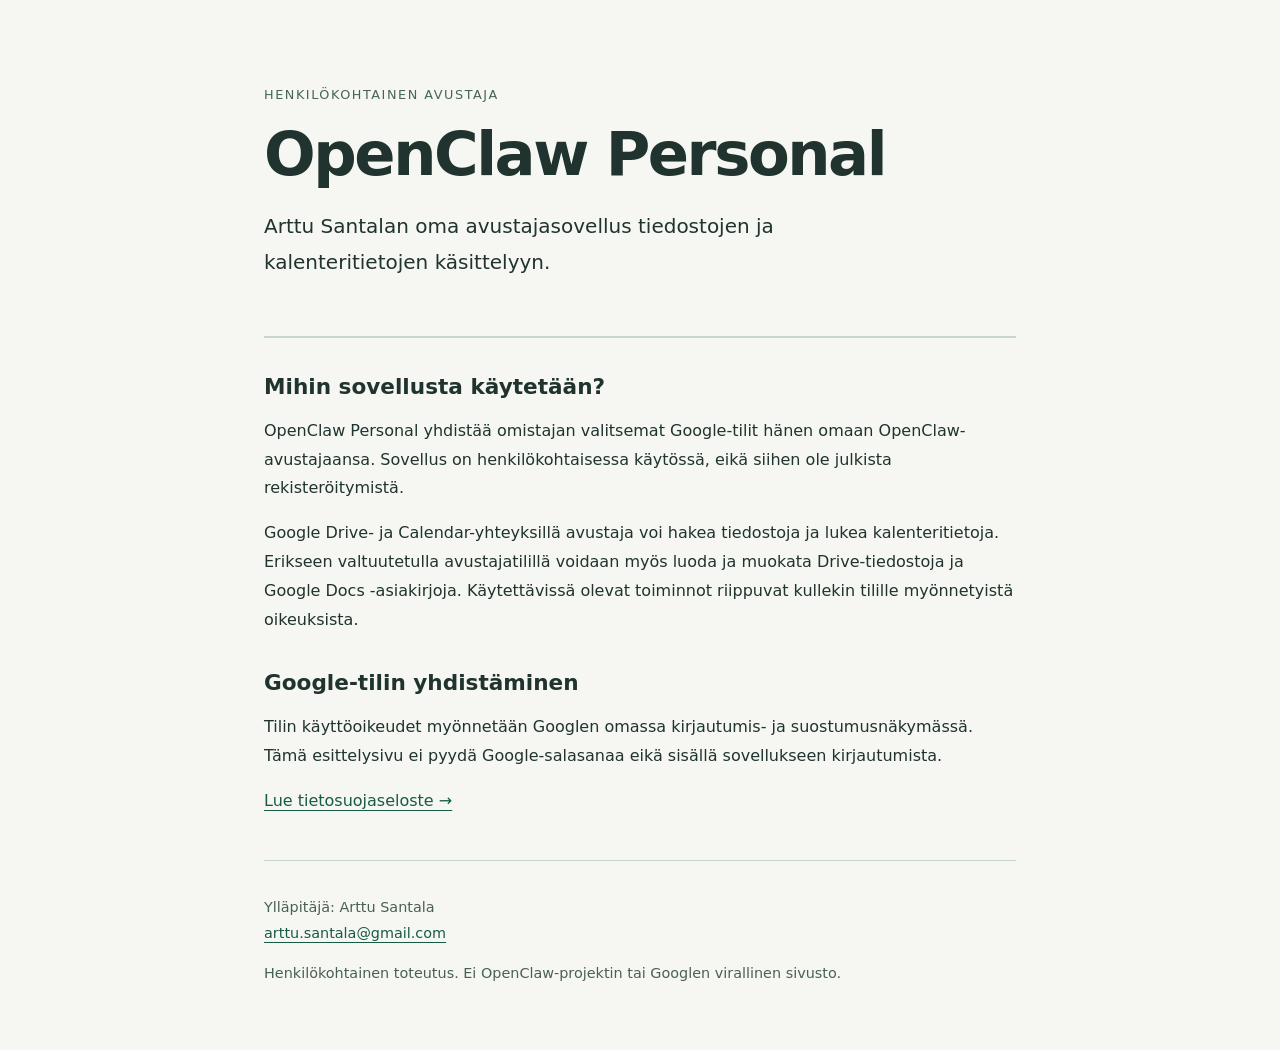
<file: index.html>
<!doctype html>
<html lang="fi"><head><meta charset="utf-8"><meta name="viewport" content="width=device-width,initial-scale=1"><title>OpenClaw Personal</title><link rel="stylesheet" href="style.css"><meta name="description" content="OpenClaw Personal on Arttu Santalan henkilökohtaiseen käyttöön tarkoitettu avustajasovellus."></head>
<body><main><header><span class="label">Henkilökohtainen avustaja</span><h1>OpenClaw Personal</h1><p class="intro">Arttu Santalan oma avustajasovellus tiedostojen ja kalenteritietojen käsittelyyn.</p></header>
<section><h2>Mihin sovellusta käytetään?</h2><p>OpenClaw Personal yhdistää omistajan valitsemat Google-tilit hänen omaan OpenClaw-avustajaansa. Sovellus on henkilökohtaisessa käytössä, eikä siihen ole julkista rekisteröitymistä.</p>
<p>Google Drive- ja Calendar-yhteyksillä avustaja voi hakea tiedostoja ja lukea kalenteritietoja. Erikseen valtuutetulla avustajatilillä voidaan myös luoda ja muokata Drive-tiedostoja ja Google Docs -asiakirjoja. Käytettävissä olevat toiminnot riippuvat kullekin tilille myönnetyistä oikeuksista.</p></section>
<section><h2>Google-tilin yhdistäminen</h2><p>Tilin käyttöoikeudet myönnetään Googlen omassa kirjautumis- ja suostumusnäkymässä. Tämä esittelysivu ei pyydä Google-salasanaa eikä sisällä sovellukseen kirjautumista.</p><p><a href="privacy.html">Lue tietosuojaseloste →</a></p></section>
<footer><p>Ylläpitäjä: Arttu Santala<br><a href="mailto:arttu.santala@gmail.com">arttu.santala@gmail.com</a></p><p>Henkilökohtainen toteutus. Ei OpenClaw-projektin tai Googlen virallinen sivusto.</p></footer></main></body></html>
</file>
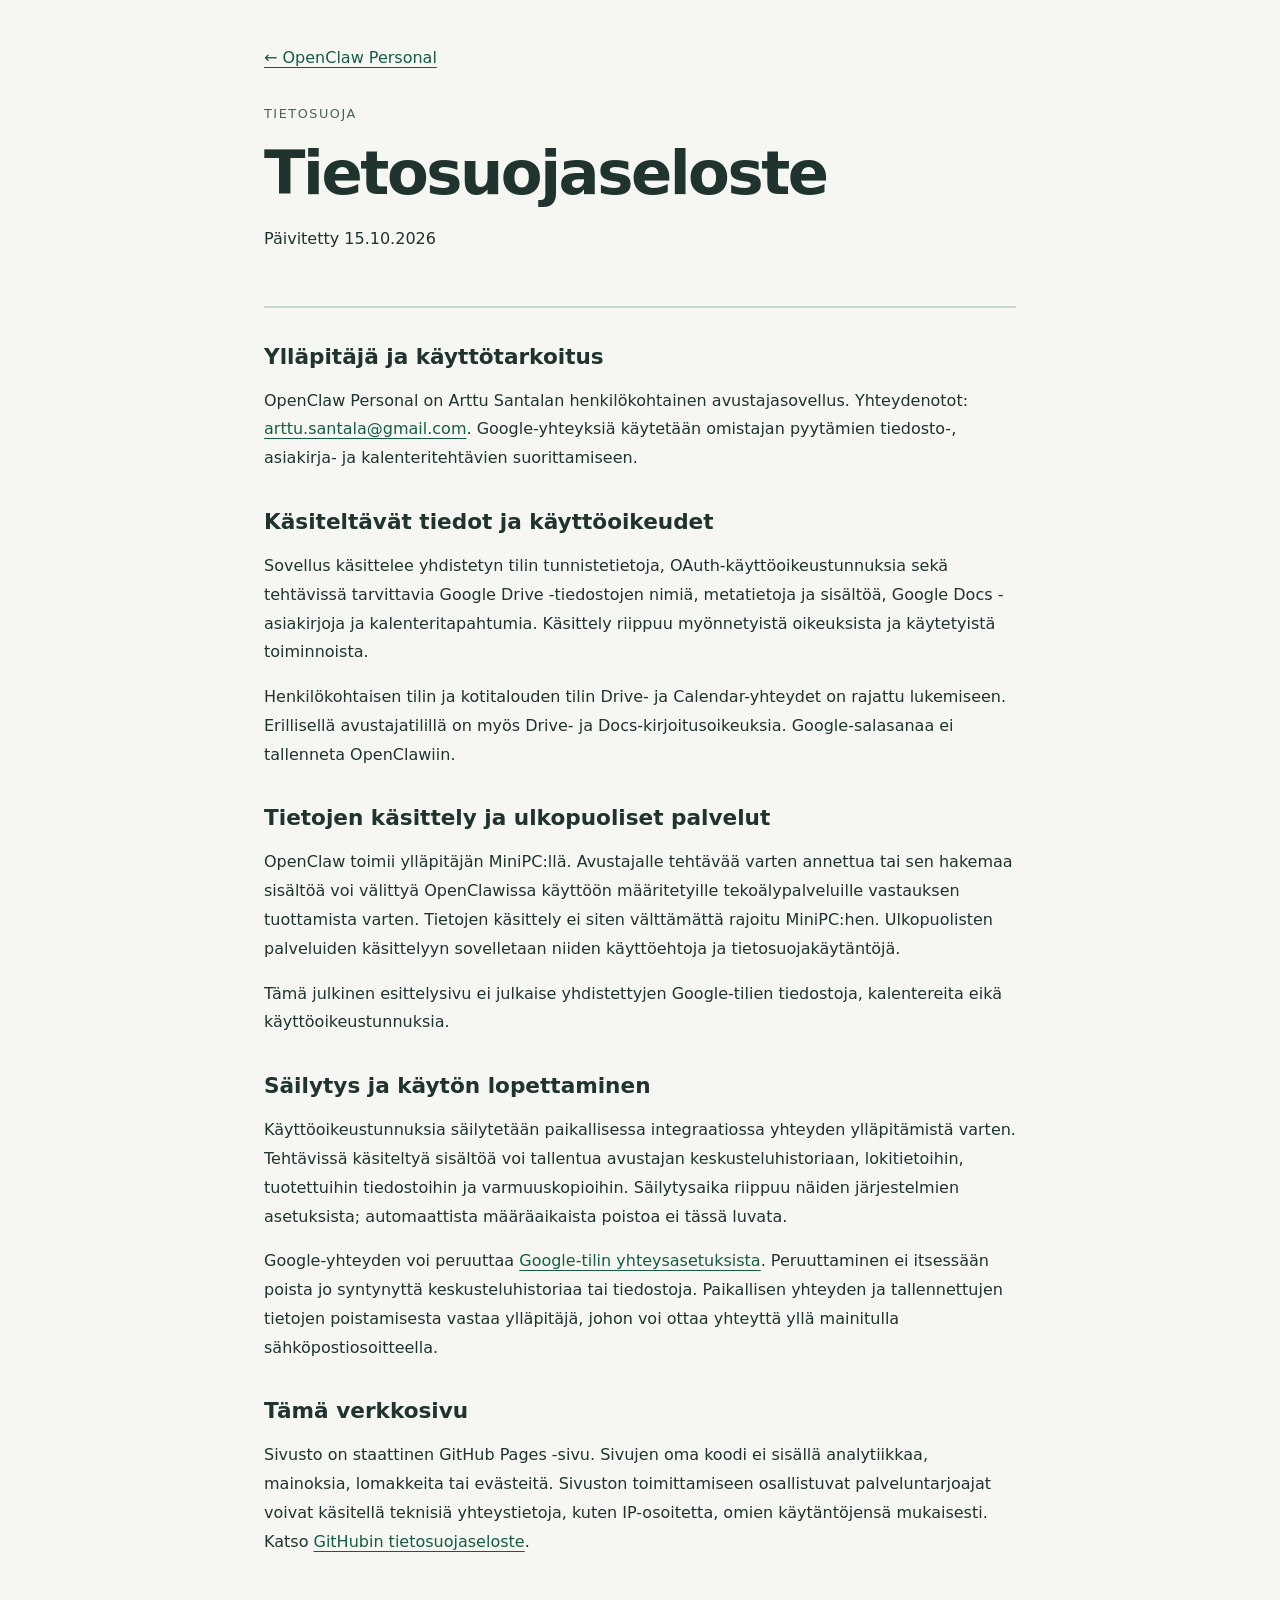
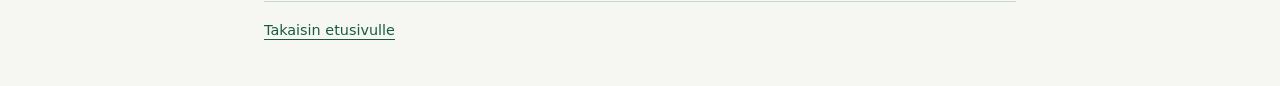
<file: privacy.html>
<!doctype html>
<html lang="fi"><head><meta charset="utf-8"><meta name="viewport" content="width=device-width,initial-scale=1"><title>Tietosuojaseloste – OpenClaw Personal</title><link rel="stylesheet" href="style.css"></head>
<body><main><nav><a href="index.html">← OpenClaw Personal</a></nav><header><span class="label">Tietosuoja</span><h1>Tietosuojaseloste</h1><p>Päivitetty 15.10.2026</p></header>
<section><h2>Ylläpitäjä ja käyttötarkoitus</h2><p>OpenClaw Personal on Arttu Santalan henkilökohtainen avustajasovellus. Yhteydenotot: <a href="mailto:arttu.santala@gmail.com">arttu.santala@gmail.com</a>. Google-yhteyksiä käytetään omistajan pyytämien tiedosto-, asiakirja- ja kalenteritehtävien suorittamiseen.</p></section>
<section><h2>Käsiteltävät tiedot ja käyttöoikeudet</h2><p>Sovellus käsittelee yhdistetyn tilin tunnistetietoja, OAuth-käyttöoikeustunnuksia sekä tehtävissä tarvittavia Google Drive -tiedostojen nimiä, metatietoja ja sisältöä, Google Docs -asiakirjoja ja kalenteritapahtumia. Käsittely riippuu myönnetyistä oikeuksista ja käytetyistä toiminnoista.</p><p>Henkilökohtaisen tilin ja kotitalouden tilin Drive- ja Calendar-yhteydet on rajattu lukemiseen. Erillisellä avustajatilillä on myös Drive- ja Docs-kirjoitusoikeuksia. Google-salasanaa ei tallenneta OpenClawiin.</p></section>
<section><h2>Tietojen käsittely ja ulkopuoliset palvelut</h2><p>OpenClaw toimii ylläpitäjän MiniPC:llä. Avustajalle tehtävää varten annettua tai sen hakemaa sisältöä voi välittyä OpenClawissa käyttöön määritetyille tekoälypalveluille vastauksen tuottamista varten. Tietojen käsittely ei siten välttämättä rajoitu MiniPC:hen. Ulkopuolisten palveluiden käsittelyyn sovelletaan niiden käyttöehtoja ja tietosuojakäytäntöjä.</p><p>Tämä julkinen esittelysivu ei julkaise yhdistettyjen Google-tilien tiedostoja, kalentereita eikä käyttöoikeustunnuksia.</p></section>
<section><h2>Säilytys ja käytön lopettaminen</h2><p>Käyttöoikeustunnuksia säilytetään paikallisessa integraatiossa yhteyden ylläpitämistä varten. Tehtävissä käsiteltyä sisältöä voi tallentua avustajan keskusteluhistoriaan, lokitietoihin, tuotettuihin tiedostoihin ja varmuuskopioihin. Säilytysaika riippuu näiden järjestelmien asetuksista; automaattista määräaikaista poistoa ei tässä luvata.</p><p>Google-yhteyden voi peruuttaa <a href="https://myaccount.google.com/connections">Google-tilin yhteysasetuksista</a>. Peruuttaminen ei itsessään poista jo syntynyttä keskusteluhistoriaa tai tiedostoja. Paikallisen yhteyden ja tallennettujen tietojen poistamisesta vastaa ylläpitäjä, johon voi ottaa yhteyttä yllä mainitulla sähköpostiosoitteella.</p></section>
<section><h2>Tämä verkkosivu</h2><p>Sivusto on staattinen GitHub Pages -sivu. Sivujen oma koodi ei sisällä analytiikkaa, mainoksia, lomakkeita tai evästeitä. Sivuston toimittamiseen osallistuvat palveluntarjoajat voivat käsitellä teknisiä yhteystietoja, kuten IP-osoitetta, omien käytäntöjensä mukaisesti. Katso <a href="https://docs.github.com/en/site-policy/privacy-policies/github-general-privacy-statement">GitHubin tietosuojaseloste</a>.</p></section><footer><a href="index.html">Takaisin etusivulle</a></footer></main></body></html>
</file>
<file: style.css>
:root{color-scheme:light;font-family:system-ui,-apple-system,Segoe UI,sans-serif;color:#20332e;background:#f6f7f2}*{box-sizing:border-box}body{margin:0}main{max-width:800px;margin:auto;padding:48px 24px}header{padding:36px 0;border-bottom:2px solid #c6d8cb}h1{font-size:clamp(2.3rem,7vw,3.8rem);line-height:1.1;letter-spacing:-.04em;margin:18px 0}h2{font-size:1.35rem}p{line-height:1.8}section{margin:36px 0}.intro{font-size:1.25rem;max-width:620px}.label{font-size:.8rem;text-transform:uppercase;letter-spacing:.12em;color:#476555}a{color:#185b45;text-underline-offset:4px}a:hover{color:#071f18}a:focus-visible{outline:3px solid #987326;outline-offset:5px}footer{border-top:1px solid #c6d8cb;margin-top:44px;padding-top:20px;font-size:.9rem;color:#496055}@media(max-width:480px){main{padding:24px 20px}header{padding-top:24px}}
</file>
